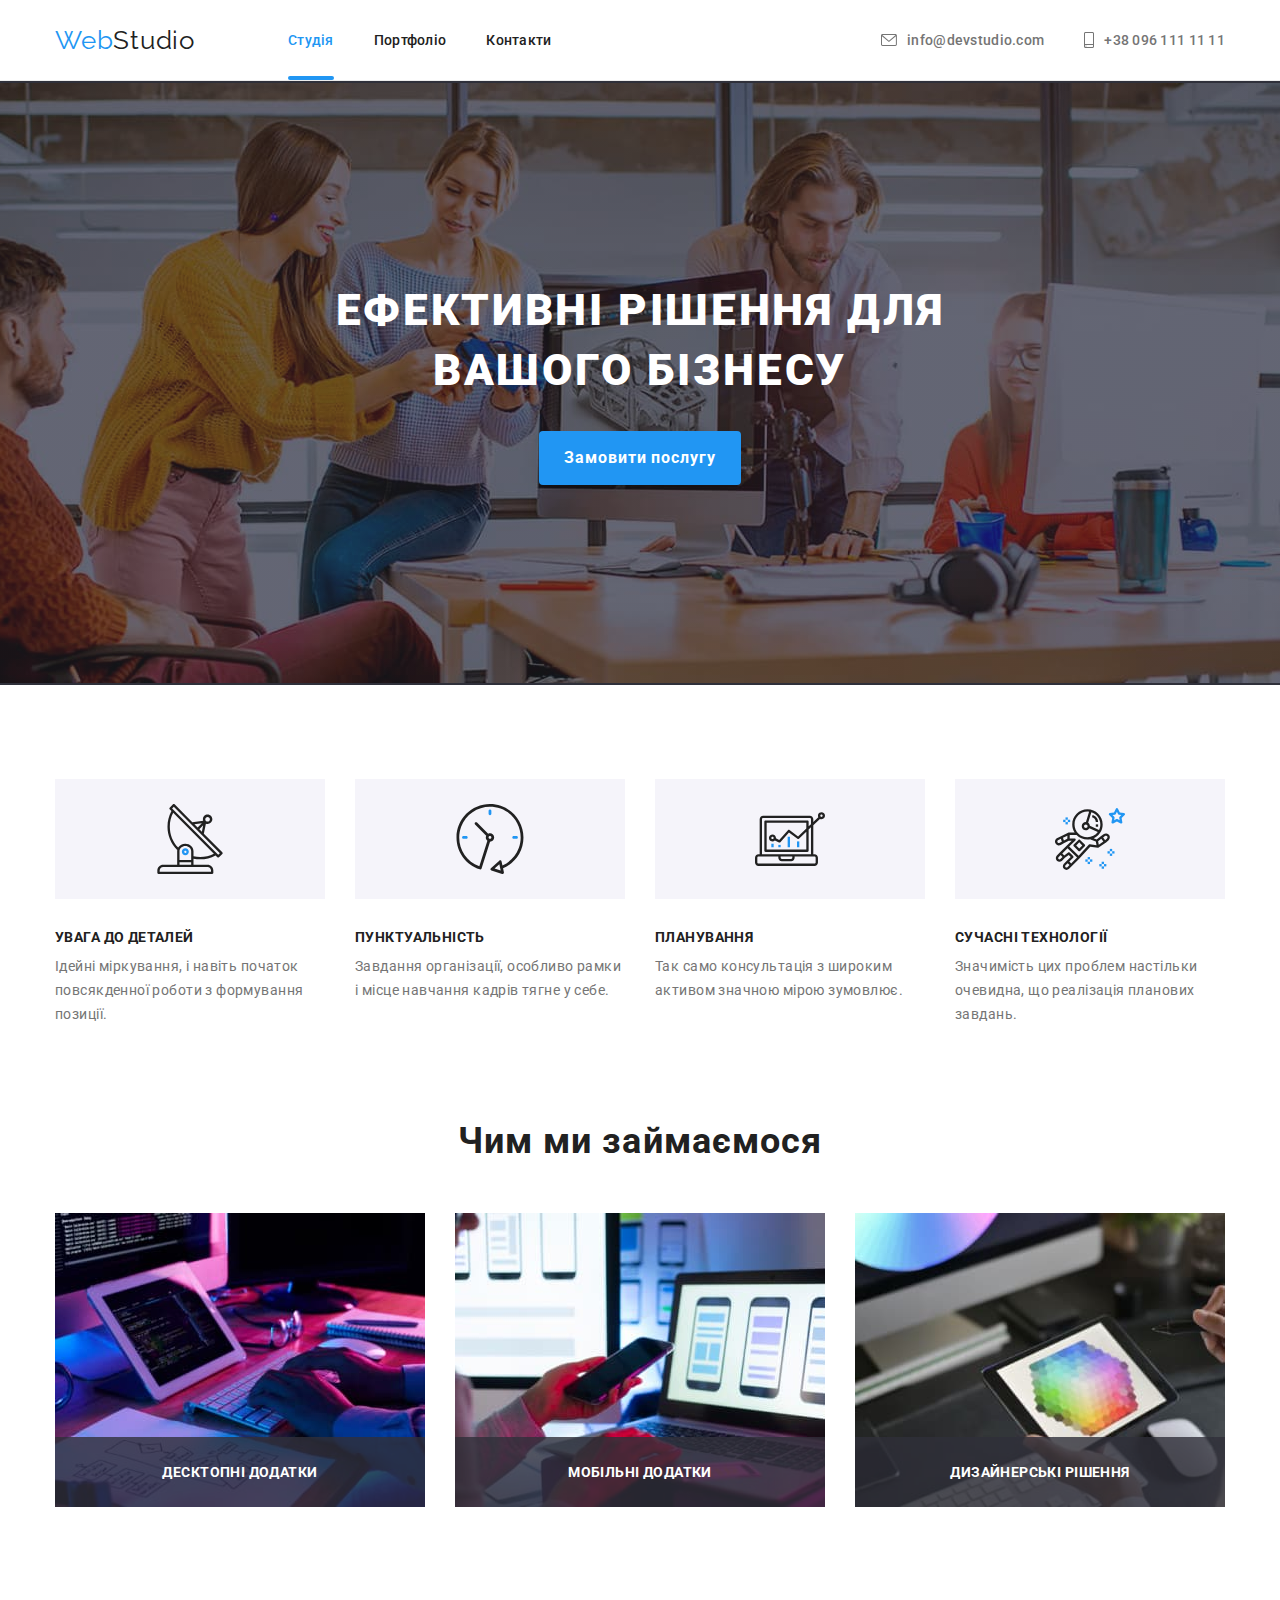
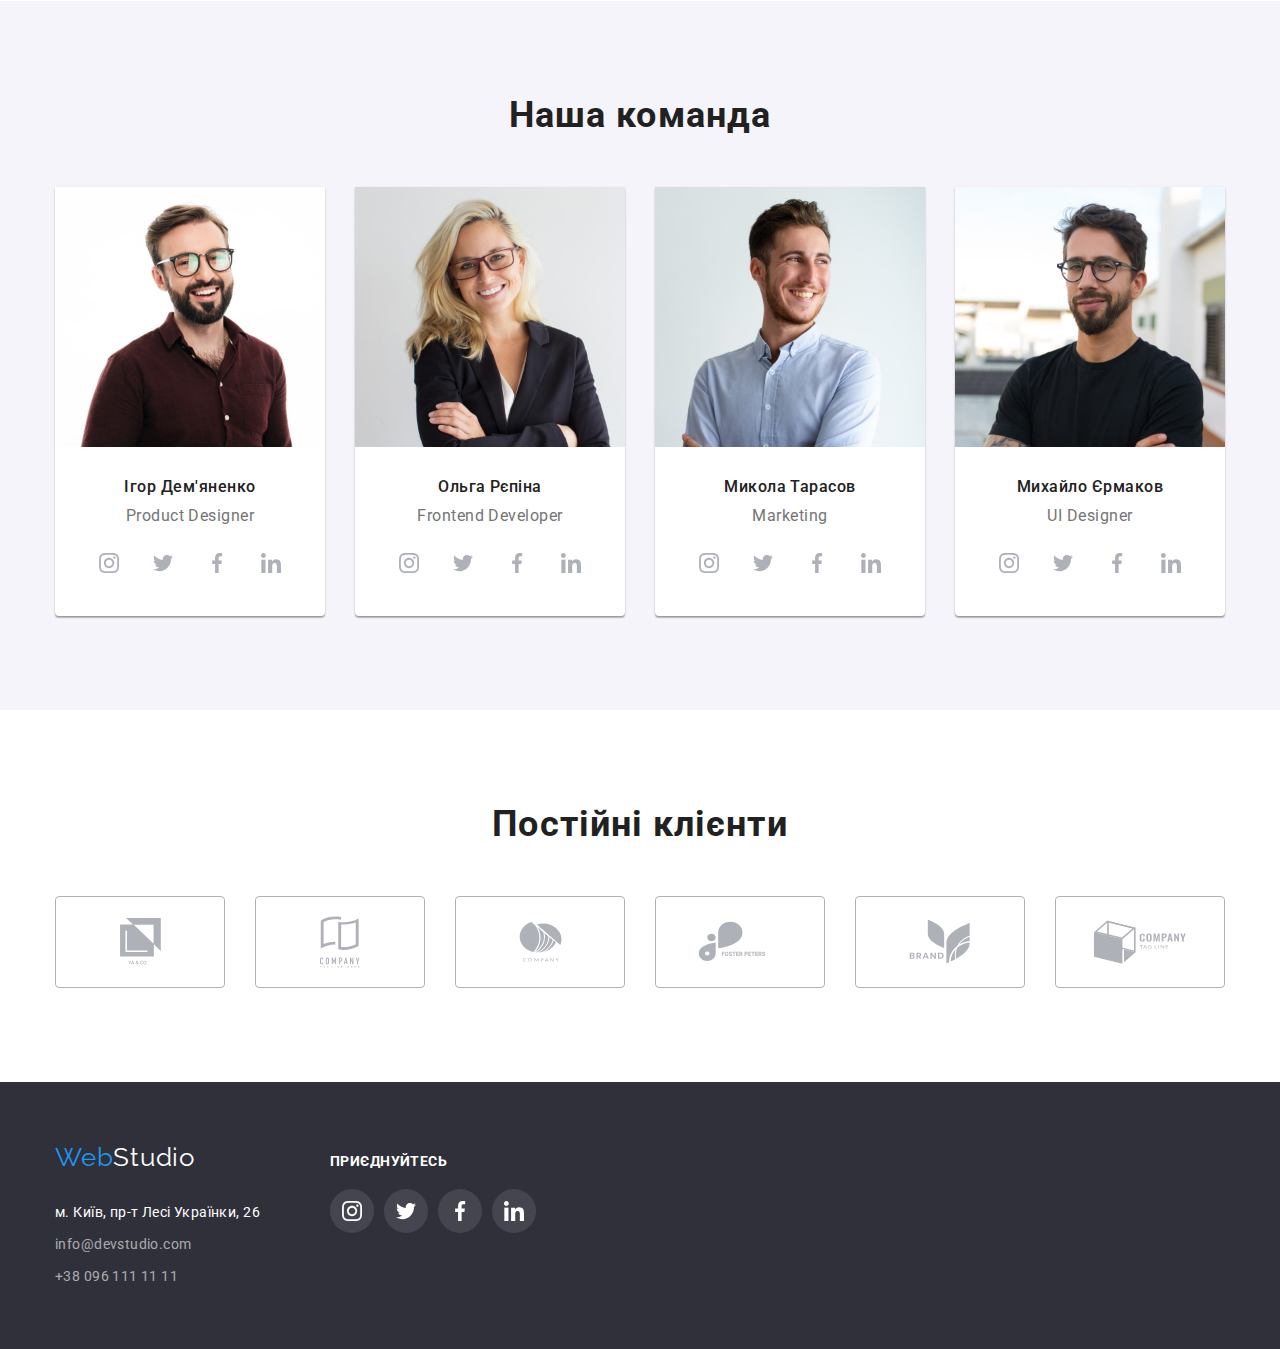
<file: index.html>
<!DOCTYPE html>
<html lang="uk">
<head>
    <meta charset="UTF-8">
    <meta http-equiv="X-UA-Compatible" content="IE=edge">
    <meta name="viewport" content="width=device-width, initial-scale=1.0">
    <title>Студія</title>
<link rel="preconnect" href="https://fonts.googleapis.com">
<link rel="preconnect" href="https://fonts.gstatic.com" crossorigin>
<link href="https://fonts.googleapis.com/css2?family=Raleway:wght@700&family=Roboto:wght@400;500;700;900&display=swap" rel="stylesheet">
<link rel="stylesheet" href="https://cdnjs.cloudflare.com/ajax/libs/modern-normalize/1.1.0/modern-normalize.min.css">
<link rel="stylesheet" href="./css/styles.css">
<link rel="stylesheet" href="https://cdnjs.cloudflare.com/ajax/libs/animate.css/4.1.1/animate.min.css">
</head>
<body>
    <header class="page-header">
         <div class="header-wrapper">  
           <div class="container header">
        <nav class="site-nav">
            
        <a href="/" class="logo-link">
        <span class="logo-accent">Web</span>Studio
        </a>

        <ul class="site-nav list">
            <li class="item"><a href="./index.html" class="current nav-link" >Студія</a></li>
            <li class="item"><a href="./portfolio.html" class="nav-link">Портфоліо</a></li>
            <li class="item"><a href="#" class="nav-link">Контакти</a></li>

        </ul>
        

        </nav>

                <ul class="contacts list">
                 <li class="contacts-item">

                    <a href="mailto:info@devstudio.com" class="nav-link contacts">                    
                        <svg width="16" height="12" class="contacts-icon">
                        <use href="./images/icons.svg#icon-envelope"></use>
                    </svg>
                    info@devstudio.com</a></li>
                
                <li class="contacts-item"><a href="tel:+380961111111" class="nav-link contacts">
                    
                    <svg class="contacts-icon" width="10" height="16">
                        <use href="./images/icons.svg#icon-smartphone">
                        </use>

                    </svg>
                    
                    +38 096 111 11 11</a>
                </li>
                </ul>
            </div>
    
        </div>
    </header>

    <main>

    <section class="section hero">

            <h1 class="hero-title">Ефективні рішення для  <br> вашого бізнесу</h1>
            <button type="button" data-modal-open class="button hero">Замовити послугу</button>

    </section>


<section class="section qualities">
    <div class="container">
        <h2 class="visually-hidden">Наші цінності</h2>

    <ul class="qualities list">
        <li class="quality-item">
            <div class="quality-display">
            <svg class="quality-icon" height="70" width="70">
                <use href="./images/icons.svg#icon-antenna1"></use>
            </svg>
            </div>
            <h3 class="quality-title">УВАГА ДО ДЕТАЛЕЙ</h3>
            <p class="quality-text">Ідейні міркування, і навіть початок повсякденної роботи з формування позиції.</p>
            
        </li>
        <li class="quality-item">
            <div class="quality-display">
            <svg class="quality-icon" height="70" width="70">
                <use href="./images/icons.svg#icon-clock1"></use>
            </svg>
            </div>
            <h3 class="quality-title">ПУНКТУАЛЬНІСТЬ</h3>
            <p class="quality-text">Завдання організації, особливо рамки і місце навчання кадрів тягне у себе.</p>
        </li>
        <li class="quality-item">
            <div class="quality-display">
            <svg class="quality-icon" height="70" width="70">
                <use href="./images/icons.svg#icon-diagram1"></use>
            </svg>
            </div>
            <h3 class="quality-title">ПЛАНУВАННЯ</h3>
            <p class="quality-text">Так само консультація з широким активом значною мірою зумовлює.</p>
        </li>
        <li class="quality-item">
            <div class="quality-display">
            <svg class="quality-icon" height="70" width="70">
                <use href="./images/icons.svg#icon-astronaut1"></use>
            </svg>
            </div>
            <h3 class="quality-title">СУЧАСНІ ТЕХНОЛОГІЇ</h3>
            <p class="quality-text">Значимість цих проблем настільки очевидна, що реалізація планових завдань.</p>
        </li>

    </ul>
    </div>
    
</section>


<section class="section activities">
    <div class="container"><h2 class="section-title">Чим ми займаємося</h2>
<ul class="activities list">
   
    <li class="activities item"><div class="activities-wrapper">
        <img src="./images/img1.jpg" alt="Десктопні додатки" width="370">
        <div class="activities-overlay">
            <p>Десктопні додатки</p>
        </div>
    </div>
    </li>
    <li class="activities item">
        <div class="activities-wrapper">
            <img src="./images/img2.jpg" alt="Мобільні додатки" width="370">
                        <div class="activities-overlay">
                <p>Мобільні додатки</p>
            </div>
        </div>

        
    </li>
    <li class="activities item">
        <div class="activities-wrapper">
            <img src="./images/img3.jpg" alt="Дизайнерські рішення" width="370">
            <div class="activities-overlay">
                <p>Дизайнерські рішення</p>
            </div>
        </div>
    </li>
</ul>
</div>
</section>

<section class="section team">
    <div class="container">
        <h2 class="section-title">Наша команда</h2>

<ul class="cards list">
    <li class="item"><img src="./images/team1.jpg" alt="Фото Ігора Дем'яненко" width="270">
        <div class="card content"><h3 class="card-title">Ігор Дем'яненко</h3>
        <p class="card-text">Product Designer</p>
        <ul class="socials list">
            <li class="socials-item">
                <a href="#" class="socials-link">
                    <svg width="20" height="20" class="socials-icon">
                        <use href="./images/icons.svg#icon-instagram"></use>
                    </svg>
                </a>
            </li>
            <li class="socials-item">
                <a href="#" class="socials-link">
                    <svg width="20" height="20" class="socials-icon">
                        <use href="./images/icons.svg#icon-twitter"></use>
                    </svg>
                </a>
            </li>
            <li class="socials-item">
                <a href="#" class="socials-link">
                    <svg width="20" height="20" class="socials-icon">
                        <use href="./images/icons.svg#icon-facebook"></use>
                    </svg>
                </a>
            </li>
            <li class="socials-item">
                <a href="#" class="socials-link">
                    <svg width="20" height="20" class="socials-icon">
                        <use href="./images/icons.svg#icon-linkedin"></use>
                    </svg>
                </a>
            </li>
        </ul>
        </div>

    </li>
    <li class="item"><img src="./images/team2.jpg" alt="Фото Ольги Рєпіної" width="270">
        <div class="card content"><h3 class="card-title">Ольга Рєпіна</h3>
        <p class="card-text">Frontend Developer</p>
        <ul class="socials list">
            <li class="socials-item">
                <a href="#" class="socials-link">
                    <svg width="20" height="20" class="socials-icon">
                        <use href="./images/icons.svg#icon-instagram"></use>
                    </svg>
                </a>
            </li>
            <li class="socials-item">
                <a href="#" class="socials-link">
                    <svg width="20" height="20" class="socials-icon">
                        <use href="./images/icons.svg#icon-twitter"></use>
                    </svg>
                </a>
            </li>
            <li class="socials-item">
                <a href="#" class="socials-link">
                    <svg width="20" height="20" class="socials-icon">
                        <use href="./images/icons.svg#icon-facebook"></use>
                    </svg>
                </a>
            </li>
            <li class="socials-item">
                <a href="#" class="socials-link">
                    <svg width="20" height="20" class="socials-icon">
                        <use href="./images/icons.svg#icon-linkedin"></use>
                    </svg>
                </a>
            </li>
        </ul>
         </div>
        
    </li>
    <li class="item"><img src="./images/team3.jpg" alt="Фото Миколи Тарасова" width="270">
        <div class="card content"><h3 class="card-title">Микола Тарасов</h3>
        <p class="card-text">Marketing</p>
        <ul class="socials list">
            <li class="socials-item">
                <a href="#" class="socials-link">
                    <svg width="20" height="20" class="socials-icon">
                        <use href="./images/icons.svg#icon-instagram"></use>
                    </svg>
                </a>
            </li>
            <li class="socials-item">
                <a href="#" class="socials-link">
                    <svg width="20" height="20" class="socials-icon">
                        <use href="./images/icons.svg#icon-twitter"></use>
                    </svg>
                </a>
            </li>
            <li class="socials-item">
                <a href="#" class="socials-link">
                    <svg width="20" height="20" class="socials-icon">
                        <use href="./images/icons.svg#icon-facebook"></use>
                    </svg>
                </a>
            </li>
            <li class="socials-item">
                <a href="#" class="socials-link">
                    <svg width="20" height="20" class="socials-icon">
                        <use href="./images/icons.svg#icon-linkedin"></use>
                    </svg>
                </a>
            </li>
        </ul>
        </div>

    </li>
    <li class="item"><img src="./images/team4.jpg" alt="Фото Михайла Єрмакова" width="270">
        <div class="card content"><h3 class="card-title">Михайло Єрмаков</h3>
        <p class="card-text">UI Designer</p>
        <ul class="socials list">
            <li class="socials-item">
                <a href="#" class="socials-link">
                    <svg width="20" height="20" class="socials-icon">
                        <use href="./images/icons.svg#icon-instagram"></use>
                    </svg>
                </a>
            </li>
            <li class="socials-item">
                <a href="#" class="socials-link">
                    <svg width="20" height="20" class="socials-icon">
                        <use href="./images/icons.svg#icon-twitter"></use>
                    </svg>
                </a>
            </li>
            <li class="socials-item">
                <a href="#" class="socials-link">
                    <svg width="20" height="20" class="socials-icon">
                        <use href="./images/icons.svg#icon-facebook"></use>
                    </svg>
                </a>
            </li>
            <li class="socials-item">
                <a href="#" class="socials-link">
                    <svg width="20" height="20" class="socials-icon">
                        <use href="./images/icons.svg#icon-linkedin"></use>
                    </svg>
                </a>
            </li>
        </ul>
    </div>

    </li>
    
</ul>


    </div>

</section>

    <section class="section">
        <div class="container"> 
            <h2 class="section-title">Постійні клієнти</h2>
            <ul class="clients list">
                <li class="clients-item">
                    <a href="#" class="clients-link">
                        <svg 
                     class="clients-logo" width="41"
height="46.7">
                        <use href="./images/icons.svg#icon-logo1">

                        </use>
                    </svg></a>
                    
                </li>
                <li class="clients-item">
                    <a href="#" class="clients-link"><svg  class="clients-logo" width="40" height="52">
                        <use href="./images/icons.svg#icon-logo2">

                        </use>
                    </svg></a>
                    
                </li>
                <li class="clients-item">
                    <a href="#" class="clients-link"><svg class="clients-logo" width="43" height="41">
                        <use href="./images/icons.svg#icon-logo3">

                        </use>
                    </svg></a>
                    
                </li>
                <li class="clients-item">
                    <a href="#" class="clients-link"><svg
                   class="clients-logo" width="84" height="40.6">
                        <use href="./images/icons.svg#icon-logo4">

                        </use>
                    </svg></a>
                    
                </li>
                <li class="clients-item">
                    <a href="#" class="clients-link"><svg 
                        class="clients-logo" width="62" height="45">
                        <use href="./images/icons.svg#icon-logo5">

                        </use>
                    </svg></a>
                    
                </li>
                <li class="clients-item">
                    <a href="#" class="clients-link"><svg   class="clients-logo" width="94" height="44">
                        <use href="./images/icons.svg#icon-logo6">

                        </use>
                    </svg></a>
                    
                </li>
            </ul>



        </div>
    </section>
</main>

    <footer class="page-footer">
    <section class="section footer">     
        <div class="container">   
        <div class="container-socials">
            <div>
                <a href="/" class="logo-link footer">
        <span class="logo-accent">Web</span><span class="logo-footer">Studio</span>
        </a>
            
            <address class="address">
                
            <ul class="address list">
                <li class="address item">
                    <a href=https://goo.gl/maps/CPtrU1FHBa2aNyZL9 target="_blank" rel="noopener noreferrer nofollow" class="address-link map">м. Київ, пр-т Лесі Українки, 26</a>
                </li>
                <li class="address item">
                    <a href="mailto:info@devstudio.com" class="address-link">info@devstudio.com</a>
                </li>
                <li class="address item">
                    <a href="tel:+380961111111" class="address-link">+38 096 111 11 11</a>
                </li>
            </ul>
        </address>
            </div>

            <div class="socials">

                <span class="footer-socials">приєднуйтесь</span>

                        <ul class="socials-secondary list">
            <li class="socials-item">
                <a href="#" class="socials-link secondary">
                    <svg width="20" height="20" class="socials-icon">
                        <use href="./images/icons.svg#icon-instagram"></use>
                    </svg>
                </a>
            </li>
            <li class="socials-item">
                <a href="#" class="socials-link secondary">
                    <svg width="20" height="20" class="socials-icon">
                        <use href="./images/icons.svg#icon-twitter"></use>
                    </svg>
                </a>
            </li>
            <li class="socials-item">
                <a href="#" class="socials-link secondary">
                    <svg width="20" height="20" class="socials-icon">
                        <use href="./images/icons.svg#icon-facebook"></use>
                    </svg>
                </a>
            </li>
            <li class="socials-item">
                <a href="#" class="socials-link secondary">
                    <svg width="20" height="20" class="socials-icon">
                        <use href="./images/icons.svg#icon-linkedin"></use>
                    </svg>
                </a>
            </li>
        </ul>

            </div>
        </div>
        </div>
    </section>


    </footer>


    <div class="backdrop is-hidden" data-modal>
        <div class="modal">
            <button type="button" data-modal-close class="modal-button">
                <svg class="close-icon" width="11" height="11">

                    <use href="./images/icons.svg#icon-close"></use>

                </svg>

            </button>
        </div>
    </div>
    <script src="./js/modal.js"></script>
</body>
</html>
</file>
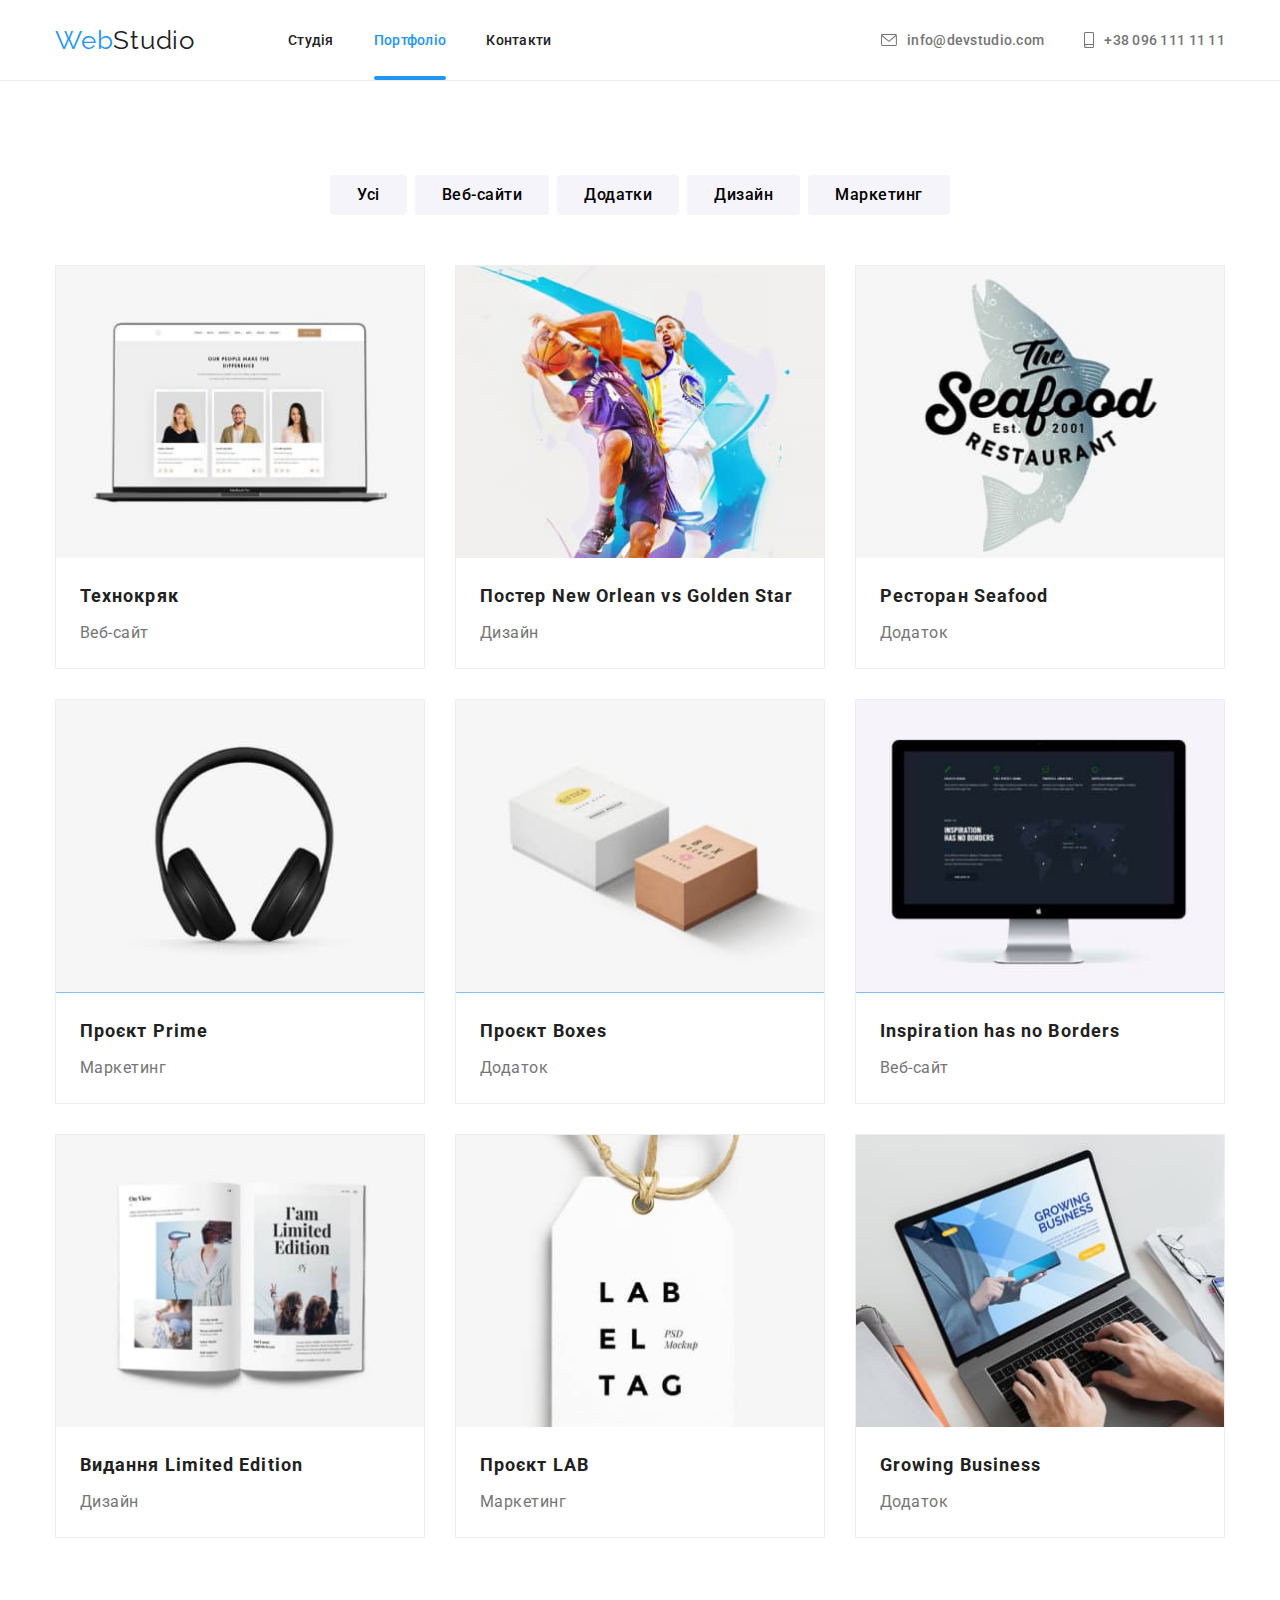
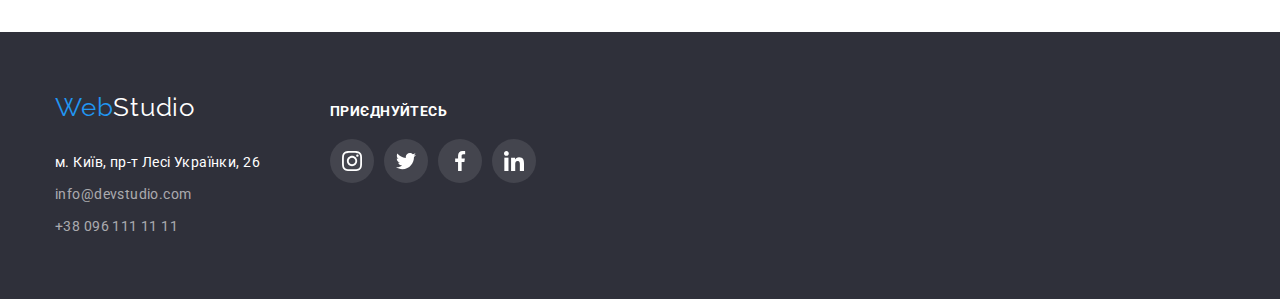
<file: portfolio.html>
<!DOCTYPE html>
<html lang="uk">
<head>
    <meta charset="UTF-8">
    <meta http-equiv="X-UA-Compatible" content="IE=edge">
    <meta name="viewport" content="width=device-width, initial-scale=1.0">
    <title>Портфоліо</title>
    <link rel="preconnect" href="https://fonts.googleapis.com">
    <link rel="preconnect" href="https://fonts.gstatic.com" crossorigin>
    <link href="https://fonts.googleapis.com/css2?family=Raleway:wght@700&family=Roboto:wght@400;500;700;900&display=swap" rel="stylesheet">
        <link rel="stylesheet" href="https://cdnjs.cloudflare.com/ajax/libs/modern-normalize/1.1.0/modern-normalize.min.css">
    <link rel="stylesheet" href="./css/styles.css">
</head>
<body>
       <header class="page-header">
         <div class="header-wrapper">  
           <div class="container header">
        <nav class="site-nav">
            
        <a href="/" class="logo-link">
        <span class="logo-accent">Web</span>Studio
        </a>

        <ul class="site-nav list">
            <li class="item"><a href="./index.html" class="nav-link">Студія</a></li>
            <li class="item"><a href="./portfolio.html" class="current nav-link">Портфоліо</a></li>
            <li class="item"><a href="#" class="nav-link">Контакти</a></li>

        </ul>
        

        </nav>

                <ul class="contacts list">
                 <li class="contacts-item">

                    <a href="mailto:info@devstudio.com" class="nav-link contacts">                    
                        <svg width="16" height="12" class="contacts-icon">
                        <use href="./images/icons.svg#icon-envelope"></use>
                    </svg>
                    info@devstudio.com</a></li>
                
                <li class="contacts-item"><a href="tel:+380961111111" class="nav-link contacts">
                    
                    <svg class="contacts-icon" width="10" height="16">
                        <use href="./images/icons.svg#icon-smartphone">
                        </use>

                    </svg>
                    
                    +38 096 111 11 11</a>
                </li>
                </ul>
            </div>
    
        </div>
    </header>

<main>

<h1 class="visually-hidden">Портфоліо WebStudio</h1>
    <section class="section portfolio">
    <div class="container">
        <h2 class="visually-hidden">Фільтри</h2>
        <ul class="filter list">
        <li class="filter item"><button type="button" class="button filter">Усі</button></li>
        <li class="filter item"><button type="button" class="button filter">Веб-сайти</button></li>
        <li class="filter item"><button type="button" class="button filter">Додатки</button></li>
        <li class="filter item"><button type="button" class="button filter">Дизайн</button></li>
        <li class="filter item"><button type="button" class="button filter">Маркетинг</button></li>
    </ul>
<h2 class="visually-hidden">Проєкти WebStudio</h2>
    <ul class="projects list">
        <li class="projects item">
            <div class="project-image">
            <img src="./images/project1.jpg" alt="Веб-сайт Технокряку" width="370px"> 
            <div class="project-overlay"><p>Ресурс пропонує комплексні пропозиції з різним рівнем функціоналу та сервісів. Все це дозволить відвідувачу отримати вичерпні відомості про компанію чи приватну особу.</p></div>
            </div>
            <div class="project-fill">
                <h3 class="project-title">Технокряк</h3>
            <p class="project-text">Веб-сайт</p>
            </div>

        </li>
        <li class="projects item"><div class="project-image">
            <img src="./images/project2.jpg" alt="Постер New Orlean vs Golden Star" width="370px"> 
            <div class="project-overlay"><p> Lorem ipsum dolor sit amet consectetur adipisicing elit. Laudantium esse tenetur provident numquam repudiandae maxime alias? Mollitia dignissimos optio a beatae reiciendis? </p></div>
        </div>
            
            <div class="project-fill">
                <h3 class="project-title">Постер New Orlean vs Golden Star</h3>
            <p class="project-text">Дизайн</p>
            
             </div>

        </li>
        <li class="projects item"><div class="project-image">
            <img src="./images/project3.jpg" alt="Лого ресторану Seafood" width="370px"> 
            <div class="project-overlay"><p> Lorem ipsum dolor sit amet consectetur, adipisicing elit. Odio quisquam odit aut consequuntur itaque commodi, suscipit numquam fuga sequi totam error at. </p></div>
        </div>
            
            <div class="project-fill">
                <h3 class="project-title">Ресторан Seafood</h3>
            <p class="project-text">Додаток</p>
            
            </div>

        </li>
        <li class="projects item"><div class="project-image">
            <img src="./images/project4.jpg" alt="Навушники Prime" width="370px"> 
            <div class="project-overlay"><p> Lorem ipsum dolor sit amet consectetur, adipisicing elit. Odio quisquam odit aut consequuntur itaque commodi, suscipit numquam fuga sequi totam error at. </p></div>
        </div>
            
            <div class="project-fill">
                <h3 class="project-title">Проєкт Prime</h3>
            <p class="project-text">Маркетинг</p>
            
            </div>

        </li>
        <li class="projects item"><div class="project-image">
            <img src="./images/project5.jpg" alt="Лого проєкту Boxes" width="370px"> 
            <div class="project-overlay"><p> Lorem ipsum dolor sit amet consectetur, adipisicing elit. Odio quisquam odit aut consequuntur itaque commodi, suscipit numquam fuga sequi totam error at. </p></div>
        </div>
            
            <div class="project-fill">
                <h3 class="project-title">Проєкт Boxes</h3>
            <p class="project-text">Додаток</p>
            
            </div>

        </li>
        <li class="projects item"><div class="project-image">
            <img src="./images/project6.jpg" alt="Веб-сайт Inspiration has no borders" width="370px"> 
            <div class="project-overlay"><p> Lorem ipsum dolor sit amet consectetur, adipisicing elit. Odio quisquam odit aut consequuntur itaque commodi, suscipit numquam fuga sequi totam error at. </p></div>
        </div>
            
            <div class="project-fill">
                <h3 class="project-title">Inspiration has no Borders</h3>
            <p class="project-text">Веб-сайт</p>
            
            </div>

        </li>
        <li class="projects item"><div class="project-image">
            <img src="./images/project7.jpg" alt="Журнал Limited Edition" width="370px"> 
            <div class="project-overlay"><p> Lorem ipsum dolor sit amet consectetur, adipisicing elit. Odio quisquam odit aut consequuntur itaque commodi, suscipit numquam fuga sequi totam error at. </p></div>
        </div>
            
            <div class="project-fill">
                <h3 class="project-title">Видання Limited Edition</h3>
            <p class="project-text">Дизайн</p>
            
            </div>

        </li>
        <li class="projects item"><div class="project-image">
            <img src="./images/project8.jpg" alt="Проєкт LAB" width="370px"> 
            <div class="project-overlay"><p> Lorem ipsum dolor sit amet consectetur, adipisicing elit. Odio quisquam odit aut consequuntur itaque commodi, suscipit numquam fuga sequi totam error at. </p></div>
        </div>
            
            <div class="project-fill">
                <h3 class="project-title">Проєкт LAB</h3>
            <p class="project-text">Маркетинг</p>
            
            </div>

        </li>
        <li class="projects item"><div class="project-image">
            <img src="./images/project9.jpg" alt="Додаток Growing Business" width="370px">
            <div class="project-overlay"><p> Lorem ipsum dolor sit amet consectetur, adipisicing elit. Odio quisquam odit aut consequuntur itaque commodi, suscipit numquam fuga sequi totam error at. </p></div>
        </div>
            
            <div class="project-fill">
                <h3 class="project-title">Growing Business</h3>
            <p class="project-text">Додаток</p>
            
            </div>

        </li>
    </ul>
</div>

</section>
</main>

    <footer class="page-footer">
    <section class="section footer">     
        <div class="container">   
        <div class="container-socials">
            <div>
                <a href="/" class="logo-link footer">
        <span class="logo-accent">Web</span><span class="logo-footer">Studio</span>
        </a>
            
            <address class="address">
                
            <ul class="address list">
                <li class="address item">
                    <a href=https://goo.gl/maps/CPtrU1FHBa2aNyZL9 target="_blank" rel="noopener noreferrer nofollow" class="address-link map">м. Київ, пр-т Лесі Українки, 26</a>
                </li>
                <li class="address item">
                    <a href="mailto:info@devstudio.com" class="address-link">info@devstudio.com</a>
                </li>
                <li class="address item">
                    <a href="tel:+380961111111" class="address-link">+38 096 111 11 11</a>
                </li>
            </ul>
        </address>
            </div>

            <div class="socials">

                <span class="footer-socials">приєднуйтесь</span>

                        <ul class="socials-secondary list">
            <li class="socials-item">
                <a href="#" class="socials-link secondary">
                    <svg width="20" height="20" class="socials-icon">
                        <use href="./images/icons.svg#icon-instagram"></use>
                    </svg>
                </a>
            </li>
            <li class="socials-item">
                <a href="#" class="socials-link secondary">
                    <svg width="20" height="20" class="socials-icon">
                        <use href="./images/icons.svg#icon-twitter"></use>
                    </svg>
                </a>
            </li>
            <li class="socials-item">
                <a href="#" class="socials-link secondary">
                    <svg width="20" height="20" class="socials-icon">
                        <use href="./images/icons.svg#icon-facebook"></use>
                    </svg>
                </a>
            </li>
            <li class="socials-item">
                <a href="#" class="socials-link secondary">
                    <svg width="20" height="20" class="socials-icon">
                        <use href="./images/icons.svg#icon-linkedin"></use>
                    </svg>
                </a>
            </li>
        </ul>

            </div>
        </div>
        </div>
    </section>


    </footer>
</body>
</html>
</file>
<file: css/styles.css>
:root {
  --color-primary: #212121;
  --color-secondary: #757575;
  --color-accent: #2196f3;
  --color-highlight: #ffffff;
  --background-primary: #f5f5f5;
  --background-secondary: #f5f4fa;
  --background-accent: #2f303a;
  --color-active: #188ce8;
  --background-body: #e5e5e5;
  --border-color: #EEEEEE;
  --border-color-secondary: #ECECEC;
  --icon-default: #AFB1B8;
}

html {
  box-sizing: border-box;
}

*,
*::before,
*::after {
  box-sizing: inherit;
}

body {
  margin: 0px;
  background-color: var(--background-body);
  color: var(--color-primary);
  font-family: 'Roboto', sans-serif;
}

img {
    display: block;
    max-width: 100%;
    height: auto;
}


h1,
h2,
h3,
h4,
h5,
h6,
p {
	margin: 0;
}

.container {
  width: 1200px;
  padding: 0 15px;
  margin-left: auto;
  margin-right: auto; 
  /* outline: 2px solid tomato; */
}

.container.header {
  display: flex;
  align-items: center;

}

.button {
  border-radius: 4px;
  font-family: inherit;
  font-style: normal;

  display: inline-block;
  align-items: center;
  text-align: center;


  border: 1px solid transparent;
  cursor: pointer;
}

.list {
  list-style: none;
  padding: 0;
  margin: 0;
}

.section {
  background-color: var(--color-highlight);
  padding-bottom: 94px;
  padding-top: 94px;
}

.visually-hidden {
  position: absolute;
  white-space: nowrap;
  width: 1px;
  height: 1px;
  overflow: hidden;
  border: 0;
  padding: 0;
  clip: rect(0 0 0 0);
  clip-path: inset(50%);
  margin: -1px;
}

.page-header {
    border-bottom: 1px solid var(--border-color-secondary);
}

.site-nav {
  display: flex;
  align-items: center;
}



.site-nav .item:not(:last-child) {
  margin-right: 40px;
}



.contacts {
  font-weight: 500;
  font-size: 14px;
  line-height: 1.142;
  letter-spacing: 0.02em;
}

.contacts a {
  text-decoration: none;

  color: var(--color-secondary);
}




.contacts a:hover .contacts-icon,
.contacts a:focus .contacts-icon {
  color: var(--color-accent);
  fill: var(--color-accent);
}

.contacts-icon {
  fill: var(--color-secondary);
  margin-right: 10px;
}





.nav-link {

  font-style: normal;
  font-weight: 500;
  font-size: 14px;
  line-height: 1.142;
  letter-spacing: 0.02em;

  text-decoration: none;
  color: inherit;

   position: relative;

     transition-property: color;
  transition-duration: 250ms;
  transition-timing-function: cubic-bezier(0.4, 0, 0.2, 1);
}
.nav-link:hover,
.nav-link:focus {
  color: var(--color-accent);
}
.current {
  color: var(--color-accent); 
}

.current::after {
  position: absolute;
  bottom: 0px;
  right: 0px;
  content: "";
  width: 100%;
  height: 4px;
  background-color: var(--color-accent);
  border-radius: 2px; 
}

.contacts.list {
  display: flex;
  margin-left: auto;
}


.contacts-item:not(:last-child) {
  margin-right: 40px;
}

.nav-link,
.nav-link.contacts {
  padding-top: 32px;
  padding-bottom: 32px;
}

.nav-link.contacts{
  display: flex;
  align-items: center;
}

.logo-link {
  text-decoration: none;
  color: inherit;

  font-family: 'Raleway', sans-serif;
  font-style: normal;

  font-size: 26px;
  line-height: 1.192;
  letter-spacing: 0.03em;
  display: inline-block;

    margin-right: 93px;
}


.logo-accent {
  color: var(--color-accent);
}






.section.activities {
  padding-top: 0px;
}

.section.team {
  background-color: var(--background-secondary);
  padding-top: 94px;
}

.section.footer { background: var(--background-accent);
  padding-top: 60px;
  padding-bottom: 60px;
}

.header-wrapper {
  background: var(--color-highlight);
  padding: 0px;
}

 .section.hero {
  background-color: var(--background-accent);
  text-align: center;
  padding-top: 200px;
  padding-bottom: 200px;



  background-image: linear-gradient(
        to right,
        rgba(47, 48, 58, 0.4),
        rgba(47, 48, 58, 0.4) ),
        url(../images/herobg.jpg);
  background-repeat: no-repeat;
  background-position: center center;

} 

.hero-title {
  margin-top: 0;
  margin-bottom: 30px;
  font-style: normal;
  font-weight: 900;
  font-size: 44px;
  line-height: 1.363;
  
  text-align: center;
  letter-spacing: 0.06em;
  text-transform: uppercase;

  color: var(--color-highlight);
  
}



.button.hero {
  box-shadow: 0px 4px 4px rgba(0, 0, 0, 0.15);
  padding: 11px 24px;
  min-width: 200px;
  letter-spacing: 0.06em;
  color: var(--color-highlight);
  background-color: var(--color-accent);
  font-weight: 700;
  font-size: 16px;
  line-height: 1.875;

  transition-property: background-color;
  transition-duration: 250ms;
  transition-timing-function: cubic-bezier(0.4, 0, 0.2, 1);
}

.button.hero:hover,
.button.hero:focus {
  background-color: var(--color-active);
}

.section-title {
  font-style: normal;
  font-size: 36px;
  line-height: 1.166;
  text-align: center;
  letter-spacing: 0.03em;
  margin-bottom: 50px;
  margin-top: 0px;
  color: var(--color-primary);
}

.qualities.list {
  display:flex;
}

.quality-item {
  width:calc((100% - 3*30px) / 4);
}

.quality-item:not(:last-child) {
  margin-right: 30px;
}

.quality-display {
  background-color: var(--background-secondary);
  display: flex;
  align-items: center;
  justify-content: center;
  height: 120px;
  margin-bottom: 30px;
}

.quality-icon{
display: block;
margin-left: auto;
margin-right: auto;
}

.quality-title {
  align-items: center;
  
  font-style: normal;
  font-size: 14px;
  line-height: 1.142;
  letter-spacing: 0.03em;
  text-transform: uppercase;

  color: inherit;
  margin-top: 0px;
  margin-bottom: 10px;
}

.quality-text {
  font-style: normal;
  font-size: 14px;
  line-height: 1.714;

  letter-spacing: 0.03em;

  color: var(--color-secondary);

  display: inline-block;
  width: 270px;

  margin-top: 0;
  margin-bottom: 0;
  text-align: left;

}

.activities.list {
  display: flex;
}

.activities.item {
  width:calc((100%-2*30px)/3);
}

.activities.item:not(:last-child)
{margin-right: 30px;
}


.activities-wrapper {
  position: relative;
  overflow: hidden;
  width: 100%;
}

.activities-overlay {
  display: flex;
  justify-content: center;
  align-items: center;


  position: absolute;
  bottom: 0;
  width: 100%;
  height: 23.8%;
  background: rgba(47, 48, 58, 0.8);

}

.activities-overlay > p {

  font-family: 'Roboto', sans-serif;
font-style: normal;
font-weight: 700;
  font-size: 14px;
line-height: 1.142;
text-align: center;
letter-spacing: 0.03em;
text-transform: uppercase;
color: #FFFFFF;
}

.cards.list {
  display: flex;
}

.cards .item {
  width:calc( (100%-3*30px)/4) ;
}

.cards .item:not(:last-child){
  margin-right: 30px;
}

.card-title {
  font-style: normal;
  font-weight: 500;
  font-size: 16px;
  line-height: 1.1875;

  text-align: center;
  letter-spacing: 0.03em;

  color: inherit;

  margin-top: 0px;
  margin-bottom: 10px;
}

.card-text {
  font-style: normal;
  font-size: 16px;
  line-height: 1.1875;

  text-align: center;
  letter-spacing: 0.03em;

  color: var(--color-secondary);
  margin: 0;
  
  padding-bottom: 16px;
}

.socials.list {
  display: flex;
  align-items: center;
  justify-content: center;
  gap: 10px;
}

.socials-item {
  border-radius: 50%;
  width: 44px;
  height: 44px;
}

.socials-link {
  display: flex;
  width: 100%;
  height: 100%;
  justify-content: center;
  align-items: center;
  border-radius: 50%;
  fill: #AFB1B8;

    transition-property: background-color, fill;
  transition-duration: 250ms;
  transition-timing-function: cubic-bezier(0.4, 0, 0.2, 1);
}

.socials-link:hover,
.socials-link:focus,
.socials-link:active {
  background-color: var(--color-accent);
  fill: var(--color-highlight);
}

.cards > .item { 
  box-shadow: 0px 1px 3px rgba(0, 0, 0, 0.12), 0px 1px 1px rgba(0, 0, 0, 0.14), 0px 2px 1px rgba(0, 0, 0, 0.2);
  border-radius: 0px 0px 4px 4px;
  border-bottom: 1px solid transparent;
  background-color: var(--color-highlight);
}

.card.content { 
padding-bottom: 30px;
padding-top: 30px;
}


.clients.list {
  display: flex;
  gap: 30px;
}

.clients-item {
  height: 92px;
  width: 170px;


}


.clients-link {
  height: 100%;
  width: 100%;

  display: flex;
  justify-content: center;
  align-items: center;

  border: 1px solid #AFB1B8;
  border-radius: 4px;
  fill: #AFB1B8;

  padding-top: 16px;
  padding-bottom: 16px;
  padding-left: 32px;
  padding-right: 32px;


    transition-property: border-color, fill;
  transition-duration: 250ms;
  transition-timing-function: cubic-bezier(0.4, 0, 0.2, 1);
}

.clients-link:hover,
.clients-link:active,
.clients-link:focus
 {
  border-color: var(--color-accent);
  fill: var(--color-accent);
}

.logo-link.footer{
  padding-right: 0px;
  padding-bottom: 28px;
  margin-right: 0;
}

.logo-footer{
    color: var(--color-highlight);
}

.address {
  font-style: normal;

  font-size: 14px;
  line-height: 1.71;
  letter-spacing: 0.03em;
}

.address.item:not(:last-child) {
  margin-bottom: 8px;
}

.address-link {
  text-decoration: none;
  display: inline-block;
  color: rgba(255, 255, 255, 0.6);

    transition-property: color;
  transition-duration: 250ms;
  transition-timing-function: cubic-bezier(0.4, 0, 0.2, 1);
}

.address-link.map:hover,.address-link:hover,
.address-link.map:focus,.address-link:focus,
.address-link.map:active,.address-link:active {
  color: var(--color-accent);
}

.address-link.map {
  color: var(--color-highlight);
}



.container-socials {
  display: flex;
  gap: 70px;
  align-items: baseline;
}

.footer-socials{
  display: inline-block;
  font-weight: 700;
font-size: 14px;
line-height: 16px;
letter-spacing: 0.03em;
text-transform: uppercase;

color: #FFFFFF;

margin-bottom: 20px;
}

.socials-secondary {
  display: flex;
  gap: 10px;
}

.socials-link.secondary {
  fill: var(--color-highlight);
  background-color: rgba(255, 255, 255, 0.1);

  transition-property: background-color;
  transition-duration: 250ms;
  transition-timing-function: cubic-bezier(0.4, 0, 0.2, 1);
}

.socials-link.secondary:hover,
.socials-link.secondary:active,
.socials-link.secondary:focus {
  background-color: var(--color-accent);
}

/* PORTFOLIO EXCLUSIVE */

.filter.list {
  display: flex;
  align-items: center;
  justify-content: center;
  margin-bottom: 50px;
}


.filter.item:not(:last-child) {
  margin-right: 8px;
}

.button.filter {
  font-weight: 500;
  font-size: 16px;
  line-height: 1.625;
  letter-spacing: 0.03em;

  background-color: var(--background-secondary);  

  padding: 6px 26px;

  transition-property: background-color, color, border-radius, box-shadow;
  transition-duration: 250ms;
  transition-timing-function: cubic-bezier(0.4, 0, 0.2, 1);

}

.button.filter:hover,
.button.filter:focus,
.button.filter:active {
  color: var(--color-highlight);
  background-color: var(--color-accent);
  border-radius: 4px;
  box-shadow: 0px 3px 1px rgba(0, 0, 0, 0.1), 0px 1px 2px rgba(0, 0, 0, 0.08),
    0px 2px 2px rgba(0, 0, 0, 0.12);

    
}

.projects.list {
  display: flex;
  flex-wrap: wrap;
}

.projects.item {
  width:calc((100% - 2*30px) / 3);
margin-right: 30px;
margin-bottom: 30px;

border: 1px solid var(--border-color);
background-color: var(--color-highlight);




  transition-property: box-shadow;
  transition-duration: 250ms;
  transition-timing-function: cubic-bezier(0.4, 0, 0.2, 1);


}

.projects.item:nth-child(3n) {
  margin-right: 0px;
}

 .projects.item:nth-last-child(-n+3) { 
 margin-bottom: 0px; 
 } 

 .projects.item:hover{
  box-shadow: 0px 1px 1px rgba(0, 0, 0, 0.12), 0px 4px 4px rgba(0, 0, 0, 0.06), 1px 4px 6px rgba(0, 0, 0, 0.16);
 }

.project-title {
  font-style: normal;
  font-size: 18px;
  line-height: 2;
  letter-spacing: 0.06em;
  margin-bottom: 4px;
  margin-top: 0px;
}

.project-text {
  font-style: normal;
  font-size: 16px;
  line-height: 1.875;

  letter-spacing: 0.03em;

  color: var(--color-secondary);

  margin-top: 0px;
  margin-bottom: 0px;
}

.project-fill {
  padding: 20px 24px;
}

.project-image {
  position: relative;
  overflow: hidden;
  width: 100%;
}

.project-overlay {

  display: flex;
  align-items: center;
  position: absolute;
  bottom: 0;
  top: 0;
  width: 100%;
  height: 100%;
  background: rgba(33, 150, 243, 0.9);

  transform: translateY(100%);
  
    transition-property: transform;
  transition-duration: 250ms;
  transition-timing-function: cubic-bezier(0.4, 0, 0.2, 1);
}

.project-overlay > p {
  font-family: 'Roboto',sans-serif;
font-style: normal;
font-size: 18px;
line-height: 1.56;
letter-spacing: 0.03em;
padding-right: 24px;
padding-left: 24px;
color: var(--color-highlight);

}

.projects.item:hover .project-overlay {
  transform: translatey(0);
}


/* modal */

.backdrop{
  position: fixed;
  top: 0;
  bottom: 0;
  width: 100%;
  height: 100%;
  background-color: rgba(0, 0, 0, 0.2);;

  opacity: 1;
  transition-property: opacity;
  transition-duration: 250ms;
  transition-timing-function: cubic-bezier(0.4, 0, 0.2, 1);
}

.modal {
  position: absolute;
  transform: translate(-50%, -50%);
  top: 50%;
  left: 50%;
  max-width: 528px;
  width: 100%;
  max-height: 676px;
  height: 676px;
  background-color: #FFFFFF;

  box-shadow: 0px 1px 3px rgba(0, 0, 0, 0.12), 0px 1px 1px rgba(0, 0, 0, 0.14), 0px 2px 1px rgba(0, 0, 0, 0.2);
  border-radius: 4px;
  padding: 8px;


  transition-property: transform;
  transition-duration: 250ms;
  transition-timing-function: cubic-bezier(0.4, 0, 0.2, 1);
}

.backdrop.is-hidden .modal {
  transform: translate(0%, -0%);
}



.is-hidden {
  opacity: 0;
  visibility: hidden;
  pointer-events: none;
}

.modal-button {
  display: flex;
  margin-left: auto;
  border-radius: 50%;
  border: 1px solid rgba(0, 0, 0, 0.1);
  background-color: #FFFFFF;
  padding: 10px;

  cursor: pointer;
}
</file>
